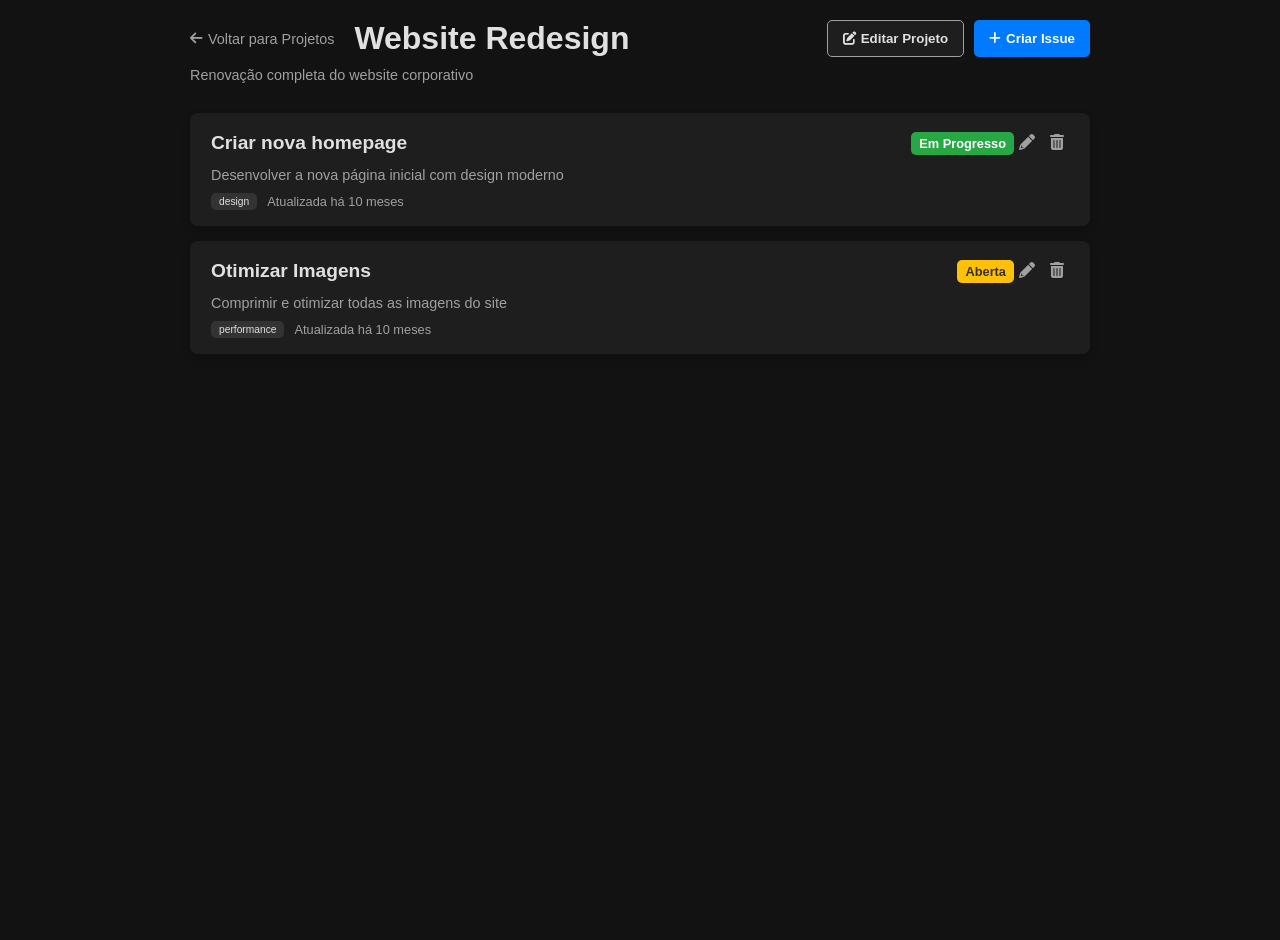
<file: index.html>
<!DOCTYPE html>
<html lang="pt-BR">
<head>
    <meta charset="UTF-8">
    <meta name="viewport" content="width=device-width, initial-scale=1.0">
    <title>Gerenciador de Projetos</title>
    <link rel="stylesheet" href="style.css">
    <link rel="stylesheet" href="https://cdnjs.cloudflare.com/ajax/libs/font-awesome/6.0.0-beta3/css/all.min.css">
</head>
<body>
    <div class="container">
        <header class="cabecalho-principal">
            <a href="#" class="link-de-retorno"><i class="fas fa-arrow-left"></i> Voltar para Projetos</a>
            <h1>Website Redesign</h1>
            <div class="actions-do-cabecalho">
                <button class="btn btn-secondary"><i class="fas fa-edit"></i> Editar Projeto</button>
                <button class="btn btn-primary"><i class="fas fa-plus"></i> Criar Issue</button>
            </div>
        </header>

        <p class="descriçao-do-projeto">Renovação completa do website corporativo</p>

        <div class="lista-issue">
            <div class="card-do-issue">
                <div class="cabecalho-issue">
                    <h2>Criar nova homepage</h2>
                    <span class="status status-em-progresso">Em Progresso</span>
                    <div class="actions-do-card">
                        <button class="icon-btn"><i class="fas fa-pencil-alt"></i></button>
                        <button class="icon-btn"><i class="fas fa-trash-alt"></i></button>
                    </div>
                </div>
                <p class="descriçao-do-issue">Desenvolver a nova página inicial com design moderno</p>
                <div class="issue-meta">
                    <span class="tag tag-design">design</span>
                    <span class="ultimo-update">Atualizada há 10 meses</span>
                </div>
            </div>

            <div class="card-do-issue">
                <div class="cabecalho-issue">
                    <h2>Otimizar Imagens</h2>
                    <span class="status status-open">Aberta</span>
                    <div class="actions-do-card">
                        <button class="icon-btn"><i class="fas fa-pencil-alt"></i></button>
                        <button class="icon-btn"><i class="fas fa-trash-alt"></i></button>
                    </div>
                </div>
                <p class="descriçao-do-issue">Comprimir e otimizar todas as imagens do site</p>
                <div class="issue-meta">
                    <span class="tag tag-performance">performance</span>
                    <span class="ultimo-update">Atualizada há 10 meses</span>
                </div>
            </div>
        </div>

        <div id="edit-issue" class="modal">
            <div class="modal-content">
                <span class="botao-fechar">&times;</span>
                <h2>Editar Issue</h2>
                <div class="grupo">
                    <label for="titulo-issue">Título da Issue</label>
                    <input type="text" id="titulo-issue" value="Criar nova homepage" class="campo-input">
                </div>
                <div class="grupo">
                    <label for="descriçao-do-issue">descrição do issue</label>
                    <textarea id="descriçao-do-issue" class="campo-input">Desenvolver a nova página inicial com design moderno</textarea>
                </div>
                <div class="grupo">
                    <label for="status-issue">Status</label>
                    <select id="status-issue" class="campo-input">
                        <option value="emProgresso">Em Progresso</option>
                        <option value="aberto">Aberta</option>
                        <option value="fechado">Fechada</option>
                    </select>
                </div>
                 <div class="grupo">
                    <label for="prioridade-issue">Prioridade</label>
                    <select id="prioridade-issue" class="campo-input">
                        <option value="alta">Alta</option>
                        <option value="media">Média</option>
                        <option value="baixa">Baixa</option>
                    </select>
                </div>
                <div class="grupo">
                    <label for="issueTags">Tags (separadas por vírgula)</label>
                    <input type="text" id="issueTags" value="design" class="campo-input">
                </div>
                 <div class="grupo">
                    <label for="projeto-issue">Projeto</label>
                    <input type="text" id="projeto-issue" value="Website Redesign" class="campo-input" readonly>
                </div>
                <div class="actions-do-modal">
                    <button class="btn btn-secondary">Cancelar</button>
                    <button class="btn btn-primary">Salvar Alterações</button>
                </div>
            </div>
        </div>

    </div>
</body>
</html>
</file>
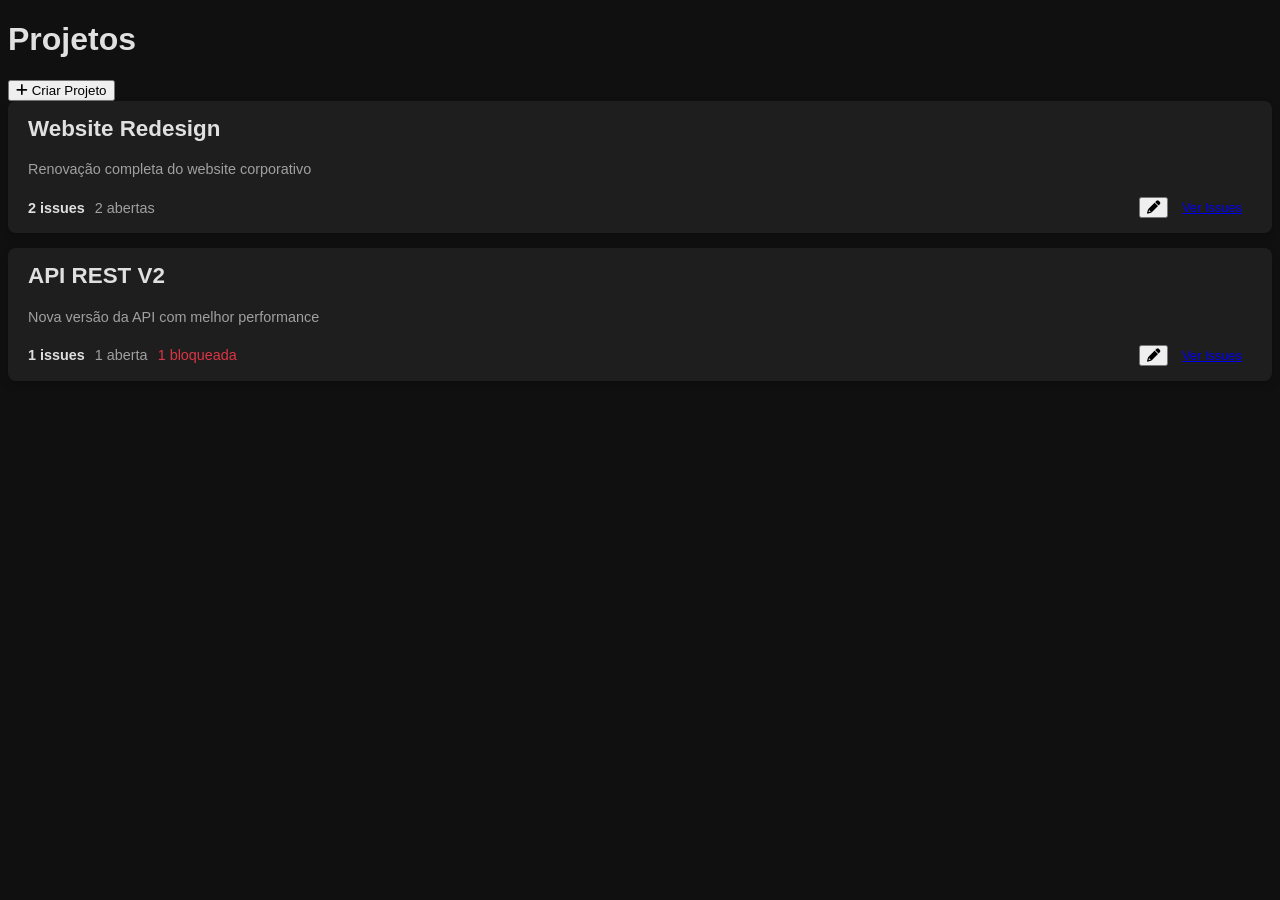
<file: lista-projetos/index.html>
<!DOCTYPE html>
<html lang="pt-BR">
<head>
    <meta charset="UTF-8">
    <meta name="viewport" content="width=device-width, initial-scale=1.0">
    <title>Lista de Projetos</title>
    <link rel="stylesheet" href="style.css"> 
    <link rel="stylesheet" href="https://cdnjs.cloudflare.com/ajax/libs/font-awesome/6.0.0-beta3/css/all.min.css">
</head>
<body>
    <div class="container">
        <header class="cabecalho-principal" style="justify-content: space-between;">
            <h1>Projetos</h1>
            <button class="btn btn-primary"><i class="fas fa-plus"></i> Criar Projeto</button>
        </header>

        <div class="lista-projetos">
            
            <div class="card-do-projeto">
                <h2>Website Redesign</h2>
                <p class="descriçao-do-projeto-card">Renovação completa do website corporativo</p>
                
                <div class="projeto-meta">
                    <span class="info-issues">
                        <span class="issues-count">2 issues</span> 
                        <span class="issues-status status-open-count">2 abertas</span>
                    </span>
                    
                    <div class="actions-do-card">
                        <button class="icon-btn" title="Editar Projeto"><i class="fas fa-pencil-alt"></i></button>
                        <a href="/tela-redesign/index.html" class="btn btn-primary btn-sm">Ver Issues</a> 
                    </div>
                </div>
            </div>

            <div class="card-do-projeto">
                <h2>API REST V2</h2>
                <p class="descriçao-do-projeto-card">Nova versão da API com melhor performance</p>
                
                <div class="projeto-meta">
                    <span class="info-issues">
                        <span class="issues-count">1 issues</span> 
                        <span class="issues-status status-open-count">1 aberta</span>
                        <span class="issues-status status-blocked">1 bloqueada</span>
                    </span>

                    <div class="actions-do-card">
                        <button class="icon-btn" title="Editar Projeto"><i class="fas fa-pencil-alt"></i></button>
                        <a href="api-rest-v2.html" class="btn btn-primary btn-sm">Ver Issues</a>
                    </div>
                </div>
            </div>
            
        </div>
    </div>
</body>
</html>
</file>
<file: style.css>
/* variáveis pra cores */
:root {
    --bg-dark: #121212;
    --card-bg: #1e1e1e;
    --text-light: #e0e0e0;
    --text-medium: #a0a0a0;
    --accent-blue: #007bff; /* azul pros botões primários */
    --accent-green: #28a745; /* verde pro status 'em progresso' */
    --accent-yellow: #ffc107; /* amarelo pro status 'Aberta' */
    --modal-bg: rgba(0, 0, 0, 0.7); /* fundo escuro pro modal */
    --border-glow: #007bff; /* efeito de brilho da borda */
}

body {
    font-family: Arial, sans-serif;
    background-color: var(--bg-dark);
    color: var(--text-light);
    margin: 0;
    padding: 20px;
    display: flex;
    justify-content: center;
    min-height: 100vh;
}

.container {
    width: 100%;
    max-width: 900px;
}

.cabecalho-principal {
    display: flex;
    justify-content: space-between;
    align-items: center;
    margin-bottom: 20px;
    flex-wrap: wrap; /* Para responsividade básica */
}

.cabecalho-principal h1 {
    font-size: 2em;
    margin: 0;
    flex-grow: 1; /* Permite que o título ocupe o espaço */
}

.link-de-retorno {
    color: var(--text-medium);
    text-decoration: none;
    font-size: 0.9em;
    margin-right: 20px;
    display: flex;
    align-items: center;
}

.link-de-retorno i {
    margin-right: 5px;
}

.actions-do-cabecalho {
    display: flex;
    gap: 10px; /* Espaçamento entre os botões */
}

.descriçao-do-projeto {
    color: var(--text-medium);
    margin-top: -10px; /* Ajusta a posição abaixo do título */
    margin-bottom: 30px;
    font-size: 0.9em;
}


/* só os botões */
.btn {
    padding: 10px 15px;
    border: none;
    border-radius: 5px;
    cursor: pointer;
    font-weight: bold;
    display: flex;
    align-items: center;
    gap: 5px;
    transition: background-color 0.3s ease;
}

.btn-primary {
    background-color: var(--accent-blue);
    color: white;
}

.btn-primary:hover {
    background-color: #0056b3; /* Um azul um pouco mais escuro */
}

.btn-secondary {
    background-color: var(--card-bg);
    color: var(--text-light);
    border: 1px solid var(--text-medium);
}

.btn-secondary:hover {
    background-color: #333; /* Um cinza um pouco mais claro */
}

.icon-btn {
    background: none;
    border: none;
    color: var(--text-medium);
    cursor: pointer;
    font-size: 1em;
    padding: 5px;
    transition: color 0.2s ease;
}

.icon-btn:hover {
    color: var(--text-light);
}

/* cards do issue */
.lista-issue {
    display: flex;
    flex-direction: column;
    gap: 15px; /* Espaço entre os cards */
}

.card-do-issue {
    background-color: var(--card-bg);
    border-radius: 8px;
    padding: 15px 20px;
    box-shadow: 0 4px 8px rgba(0, 0, 0, 0.2);
    border: 1px solid transparent; /* Para o efeito de foco */
    transition: border-color 0.2s ease;
}

.card-do-issue:hover {
    border-color: var(--text-medium); /* Borda sutil ao passar o mouse */
}

.cabecalho-issue {
    display: flex;
    align-items: center;
    margin-bottom: 10px;
    flex-wrap: wrap;
}

.cabecalho-issue h2 {
    font-size: 1.2em;
    margin: 0;
    flex-grow: 1;
}

.status {
    padding: 4px 8px;
    border-radius: 5px;
    font-size: 0.8em;
    font-weight: bold;
    margin-left: 15px;
    white-space: nowrap; /* Evita quebra de linha */
}

.status-em-progresso {
    background-color: var(--accent-green);
    color: white;
}

.status-open {
    background-color: var(--accent-yellow);
    color: #333; /* Texto escuro para contraste */
}

.actions-do-card {
    margin-left: auto; /* Empurra para a direita */
    display: flex;
    gap: 5px;
}

.descriçao-do-issue {
    color: var(--text-medium);
    font-size: 0.9em;
    margin-top: 5px;
    margin-bottom: 10px;
}

.issue-meta {
    display: flex;
    align-items: center;
    gap: 10px;
    font-size: 0.8em;
    color: var(--text-medium);
}

.tag {
    padding: 3px 8px;
    border-radius: 5px;
    font-size: 0.8em;
    background-color: #333; /* Cor de fundo para tags genéricas */
    color: var(--text-light);
}


/* modal (pop-up) */
.modal {
    /* Por padrão, escondido. JavaScript irá mostrar */
    display: none; 
    position: fixed; /* Fixa na tela */
    z-index: 1; /* Acima de outros elementos */
    left: 0;
    top: 0;
    width: 100%;
    height: 100%;
    overflow: auto; /* Rolagem se o conteúdo for muito grande */
    background-color: var(--modal-bg); /* Fundo escuro semi-transparente */
    justify-content: center;
    align-items: center;
}

.modal-content {
    background-color: var(--card-bg);
    margin: auto; /* Centraliza vertical e horizontalmente */
    padding: 30px;
    border-radius: 10px;
    width: 90%;
    max-width: 500px;
    box-shadow: 0 8px 16px rgba(0, 0, 0, 0.4);
    position: relative;
    border: 1px solid var(--border-glow); /* Borda com brilho */
    animation: fadeIn 0.3s ease-out; /* Animação de entrada */
}

@keyframes fadeIn {
    from { opacity: 0; transform: translateY(-20px); }
    to { opacity: 1; transform: translateY(0); }
}

.botao-fechar {
    color: var(--text-medium);
    font-size: 28px;
    font-weight: bold;
    position: absolute;
    top: 10px;
    right: 20px;
    cursor: pointer;
    transition: color 0.2s ease;
}

.botao-fechar:hover,
.botao-fechar:focus {
    color: var(--text-light);
    text-decoration: none;
}

.modal-content h2 {
    margin-top: 0;
    margin-bottom: 20px;
    font-size: 1.5em;
    color: var(--text-light);
}

/* Formulário dentro do Modal */
.grupo {
    margin-bottom: 15px;
}

.grupo label {
    display: block;
    margin-bottom: 5px;
    font-size: 0.9em;
    color: var(--text-medium);
}

.campo-input {
    width: calc(100% - 20px); /* 100% menos o padding */
    padding: 10px;
    border: 1px solid #333;
    border-radius: 5px;
    background-color: #2a2a2a;
    color: var(--text-light);
    font-size: 1em;
    box-sizing: border-box; /* Garante que padding e border não aumentem a largura */
    transition: border-color 0.2s ease, box-shadow 0.2s ease;
}

.campo-input:focus {
    border-color: var(--accent-blue);
    outline: none;
    box-shadow: 0 0 0 2px rgba(0, 123, 255, 0.5); /* Brilho ao focar */
}

textarea.campo-input {
    resize: vertical; /* Permite redimensionar verticalmente */
    min-height: 80px;
}

.actions-do-modal {
    display: flex;
    justify-content: flex-end; /* Alinha botões à direita */
    gap: 10px;
    margin-top: 25px;
}

/* Para tornar o modal visível com JS, a classe 'show-modal' será adicionada */
.modal.show-modal {
    display: flex; /* Altera para flex para centralizar */
}

/* Responsividade básica */
@media (max-width: 600px) {
    .cabecalho-principal {
        flex-direction: column;
        align-items: flex-start;
        gap: 15px;
    }
    .actions-do-cabecalho {
        width: 100%;
        justify-content: stretch;
        flex-direction: column;
    }
    .btn {
        width: 100%;
        justify-content: center;
    }
    .cabecalho-issue {
        flex-direction: column;
        align-items: flex-start;
        gap: 10px;
    }
    .status {
        margin-left: 0; /* Remove margem extra */
    }
    .actions-do-card {
        margin-left: 0; /* Remove auto-margin */
        width: 100%;
        justify-content: flex-end; /* Alinha ícones à direita da card */
    }
}
</file>
<file: lista-projetos/style.css>
body {
    font-family: Arial, sans-serif;
    /* garantir o fundo escuro */
    background-color: var(--bg-dark); 
    /* garantir o texto claro */
    color: var(--text-light);
}

:root {
    --bg-dark: #101010; /* fundo principal */
    --card-bg: #1e1e1e; /* fundo do card */
    --text-light: #e0e0e0;
    --text-medium: #a0a0a0;
    --accent-blue: #007bff; /* azul pros botões */
    --accent-red: #dc3545; /* vermelho para bloqueada */
}




.lista-projetos {
    display: flex;
    flex-direction: column;
    gap: 15px;
}


.card-do-projeto {
    background-color: var(--card-bg);
    border-radius: 8px;
    padding: 15px 20px;
    box-shadow: 0 4px 8px rgba(0, 0, 0, 0.2);
    display: flex;
    flex-direction: column;
}

.card-do-projeto h2 {
    font-size: 1.4em;
    margin: 0 0 5px 0;
}

.descriçao-do-projeto-card {
    color: var(--text-medium);
    font-size: 0.9em;
    margin-bottom: 10px;
}

.projeto-meta {
    display: flex;
    justify-content: space-between;
    align-items: center;
    margin-top: 10px;
}

.info-issues {
    font-size: 0.9em;
    color: var(--text-medium);
    display: flex;
    gap: 10px;
}

.issues-count {
    font-weight: bold;
    color: var(--text-light);
}

.status-open-count {
    color: var(--accent-yellow);
}

.status-blocked {
    color: #dc3545; 
}

.btn-sm {
    padding: 5px 10px;
    font-size: 0.8em;
}
</file>
